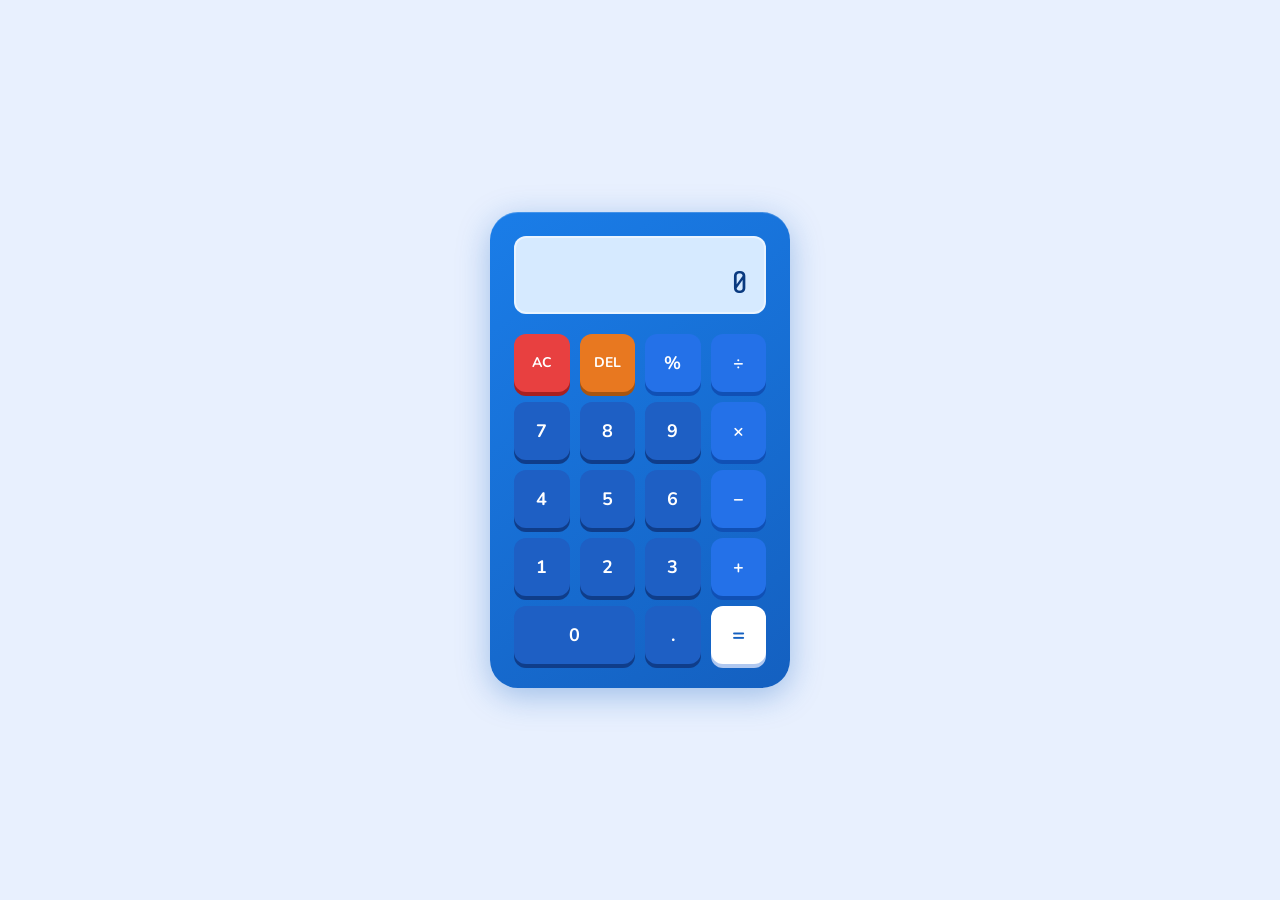
<file: calculator.html>
<!DOCTYPE html>
<html lang="en">
<head>
  <meta charset="UTF-8" />
  <meta name="viewport" content="width=device-width, initial-scale=1.0"/>
  <title>Blue Calculator</title>
  <link href="https://fonts.googleapis.com/css2?family=Share+Tech+Mono&family=Nunito:wght@400;700;900&display=swap" rel="stylesheet"/>
  <style>
    * { margin: 0; padding: 0; box-sizing: border-box; }

    body {
      min-height: 100vh;
      display: flex;
      justify-content: center;
      align-items: center;
      background: #e8f0fe;
      font-family: 'Nunito', sans-serif;
    }

    .calc {
      background: linear-gradient(145deg, #1a7de8, #1460c0);
      border-radius: 28px;
      padding: 24px;
      width: 300px;
      box-shadow: 0 8px 32px rgba(20,96,192,0.35), inset 0 1px 0 rgba(255,255,255,0.18);
    }

    .display-wrap {
      background: #d6eaff;
      border-radius: 12px;
      padding: 12px 16px 10px;
      margin-bottom: 20px;
      border: 2px solid rgba(255,255,255,0.5);
      min-height: 72px;
      display: flex;
      flex-direction: column;
      justify-content: space-between;
    }

    .display-expr {
      font-family: 'Share Tech Mono', monospace;
      font-size: 12px;
      color: #1460c0;
      min-height: 16px;
      text-align: right;
      opacity: 0.7;
      overflow: hidden;
      text-overflow: ellipsis;
      white-space: nowrap;
    }

    .display-main {
      font-family: 'Share Tech Mono', monospace;
      font-size: 32px;
      color: #0a3a80;
      text-align: right;
      overflow: hidden;
      text-overflow: ellipsis;
      white-space: nowrap;
      line-height: 1.1;
    }

    .btn-grid {
      display: grid;
      grid-template-columns: repeat(4, 1fr);
      gap: 10px;
    }

    .btn {
      font-family: 'Nunito', sans-serif;
      font-size: 18px;
      font-weight: 700;
      border: none;
      border-radius: 12px;
      height: 58px;
      cursor: pointer;
      transition: transform 0.08s, filter 0.08s;
      outline: none;
      display: flex;
      align-items: center;
      justify-content: center;
      user-select: none;
    }

    .btn:active { transform: scale(0.93); }

    .btn-num {
      background: #1e5fc4;
      color: #fff;
      box-shadow: 0 4px 0 #0f3d8a;
    }
    .btn-num:hover { filter: brightness(1.12); }

    .btn-op {
      background: #2471e8;
      color: #fff;
      box-shadow: 0 4px 0 #1050b5;
    }
    .btn-op:hover { filter: brightness(1.15); }

    .btn-eq {
      background: #fff;
      color: #1460c0;
      box-shadow: 0 4px 0 #b0c8f0;
      font-size: 22px;
    }
    .btn-eq:hover { filter: brightness(0.96); }

    .btn-clear {
      background: #e84040;
      color: #fff;
      box-shadow: 0 4px 0 #a82020;
      font-size: 14px;
    }
    .btn-clear:hover { filter: brightness(1.1); }

    .btn-del {
      background: #e87820;
      color: #fff;
      box-shadow: 0 4px 0 #a85510;
      font-size: 14px;
    }
    .btn-del:hover { filter: brightness(1.1); }

    .btn-zero { grid-column: span 2; }

    .btn-dot {
      background: #1e5fc4;
      color: #fff;
      box-shadow: 0 4px 0 #0f3d8a;
    }
  </style>
</head>
<body>

  <div class="calc">
    <div class="display-wrap">
      <div class="display-expr" id="expr"></div>
      <div class="display-main" id="display">0</div>
    </div>
    <div class="btn-grid">
      <button class="btn btn-clear" onclick="clearAll()">AC</button>
      <button class="btn btn-del"   onclick="deleteLast()">DEL</button>
      <button class="btn btn-op"    onclick="inputOp('%')">%</button>
      <button class="btn btn-op"    onclick="inputOp('÷')">÷</button>

      <button class="btn btn-num"   onclick="inputNum('7')">7</button>
      <button class="btn btn-num"   onclick="inputNum('8')">8</button>
      <button class="btn btn-num"   onclick="inputNum('9')">9</button>
      <button class="btn btn-op"    onclick="inputOp('×')">×</button>

      <button class="btn btn-num"   onclick="inputNum('4')">4</button>
      <button class="btn btn-num"   onclick="inputNum('5')">5</button>
      <button class="btn btn-num"   onclick="inputNum('6')">6</button>
      <button class="btn btn-op"    onclick="inputOp('−')">−</button>

      <button class="btn btn-num"   onclick="inputNum('1')">1</button>
      <button class="btn btn-num"   onclick="inputNum('2')">2</button>
      <button class="btn btn-num"   onclick="inputNum('3')">3</button>
      <button class="btn btn-op"    onclick="inputOp('+')">+</button>

      <button class="btn btn-num btn-zero" onclick="inputNum('0')">0</button>
      <button class="btn btn-dot"   onclick="inputDot()">.</button>
      <button class="btn btn-eq"    onclick="calculate()">=</button>
    </div>
  </div>

  <script>
    let current  = '0';
    let expression = '';
    let justCalc = false;

    const display = document.getElementById('display');
    const expr    = document.getElementById('expr');

    function update() {
      display.textContent = current.length > 12
        ? parseFloat(current).toExponential(4)
        : current;
      expr.textContent = expression;
    }

    function inputNum(n) {
      if (justCalc) { current = n; expression = ''; justCalc = false; }
      else if (current === '0' && n !== '.') current = n;
      else if (current.length < 14) current += n;
      update();
    }

    function inputDot() {
      if (justCalc) { current = '0.'; expression = ''; justCalc = false; }
      else if (!current.includes('.')) current += '.';
      update();
    }

    function inputOp(op) {
      justCalc = false;
      const ops = ['+', '−', '×', '÷', '%'];
      const last = expression.slice(-1);
      if (ops.includes(last)) {
        expression = expression.slice(0, -1) + op;
      } else {
        expression += current + op;
        current = '0';
      }
      update();
    }

    function clearAll() {
      current = '0'; expression = ''; justCalc = false;
      update();
    }

    function deleteLast() {
      if (justCalc) { clearAll(); return; }
      current = current.length > 1 ? current.slice(0, -1) : '0';
      update();
    }

    function calculate() {
      if (!expression) return;
      const full = expression + current;
      expr.textContent = full + '=';
      try {
        const safe = full
          .replace(/÷/g, '/')
          .replace(/×/g, '*')
          .replace(/−/g, '-')
          .replace(/(\d+(\.\d+)?)%/g, '($1/100)');
        let result = Function('"use strict"; return (' + safe + ')')();
        current = isFinite(result)
          ? String(parseFloat(result.toPrecision(12)))
          : 'Error';
      } catch(e) {
        current = 'Error';
      }
      expression = '';
      justCalc = true;
      display.textContent = current.length > 12
        ? parseFloat(current).toExponential(4)
        : current;
    }

    // Keyboard support
    document.addEventListener('keydown', e => {
      if (e.key >= '0' && e.key <= '9') inputNum(e.key);
      else if (e.key === '.') inputDot();
      else if (e.key === '+') inputOp('+');
      else if (e.key === '-') inputOp('−');
      else if (e.key === '*') inputOp('×');
      else if (e.key === '/') { e.preventDefault(); inputOp('÷'); }
      else if (e.key === '%') inputOp('%');
      else if (e.key === 'Enter' || e.key === '=') calculate();
      else if (e.key === 'Backspace') deleteLast();
      else if (e.key === 'Escape') clearAll();
    });
  </script>

</body>
</html>
</file>
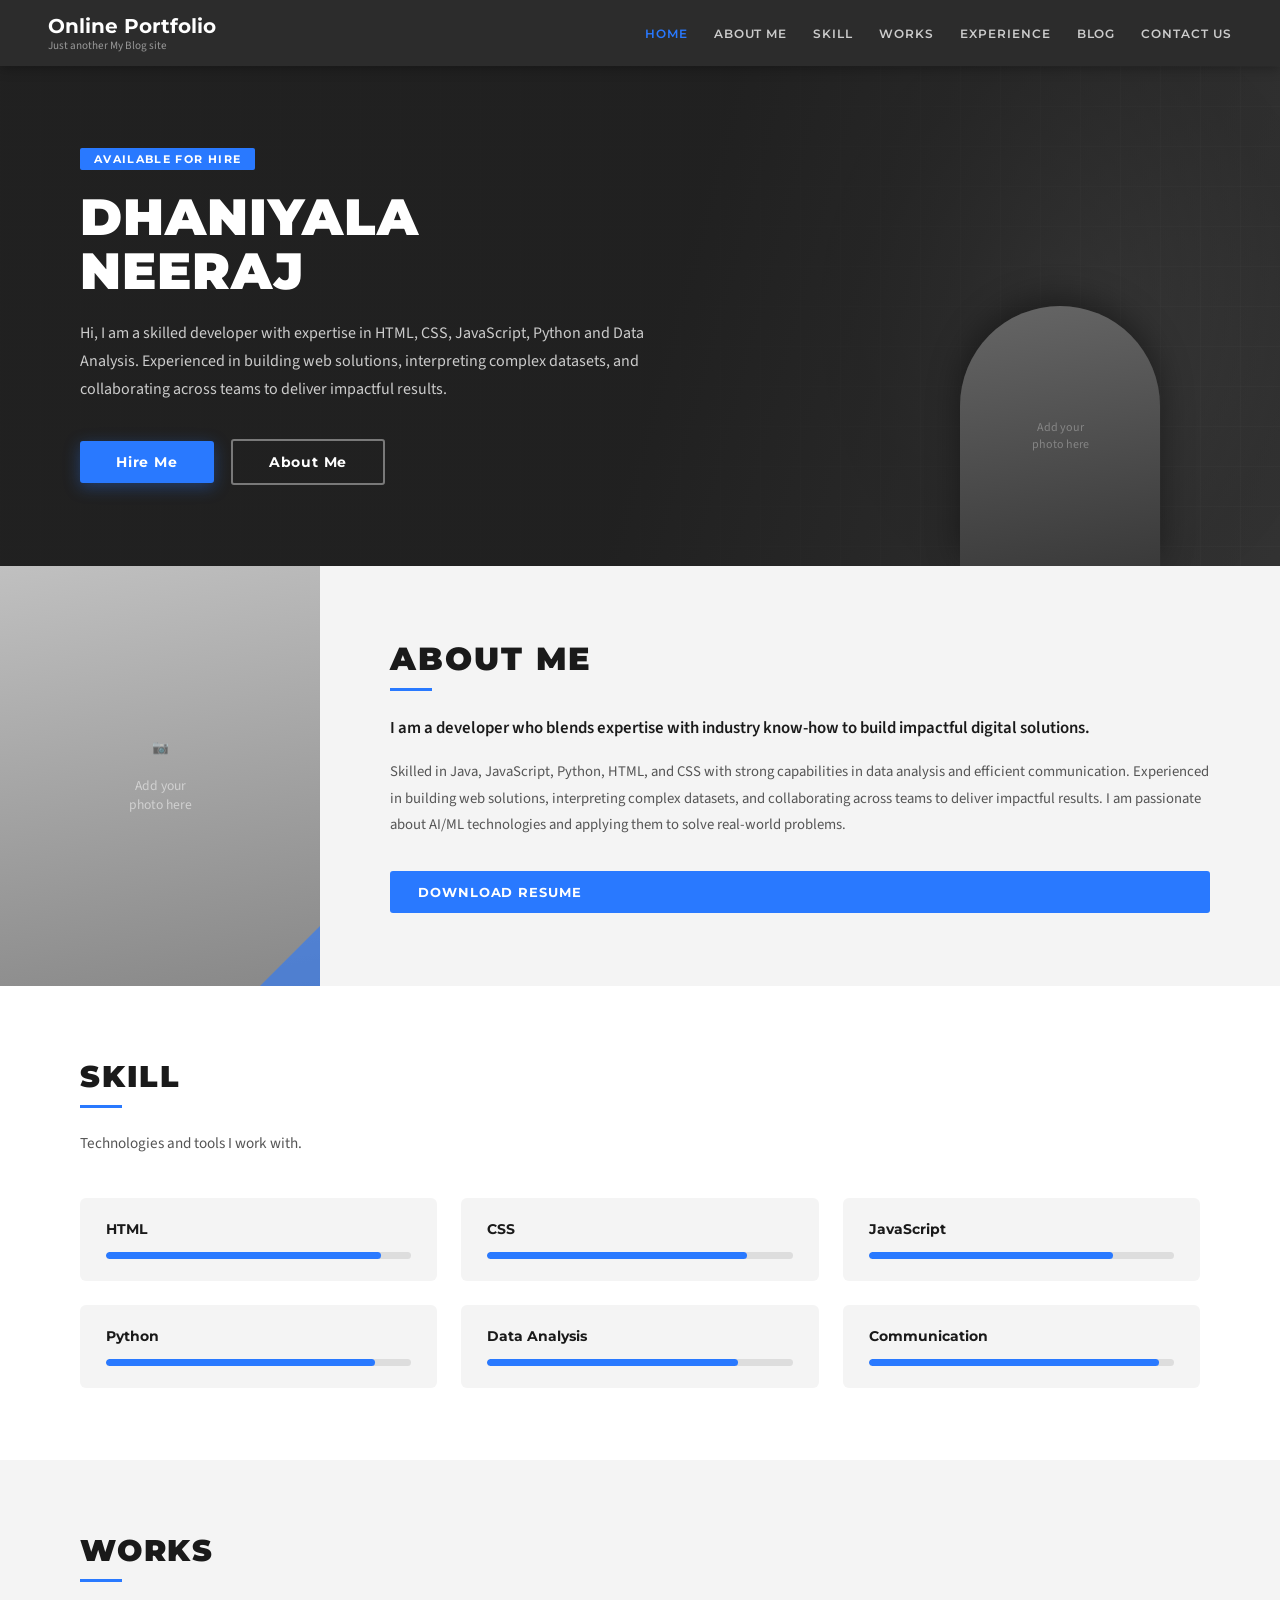
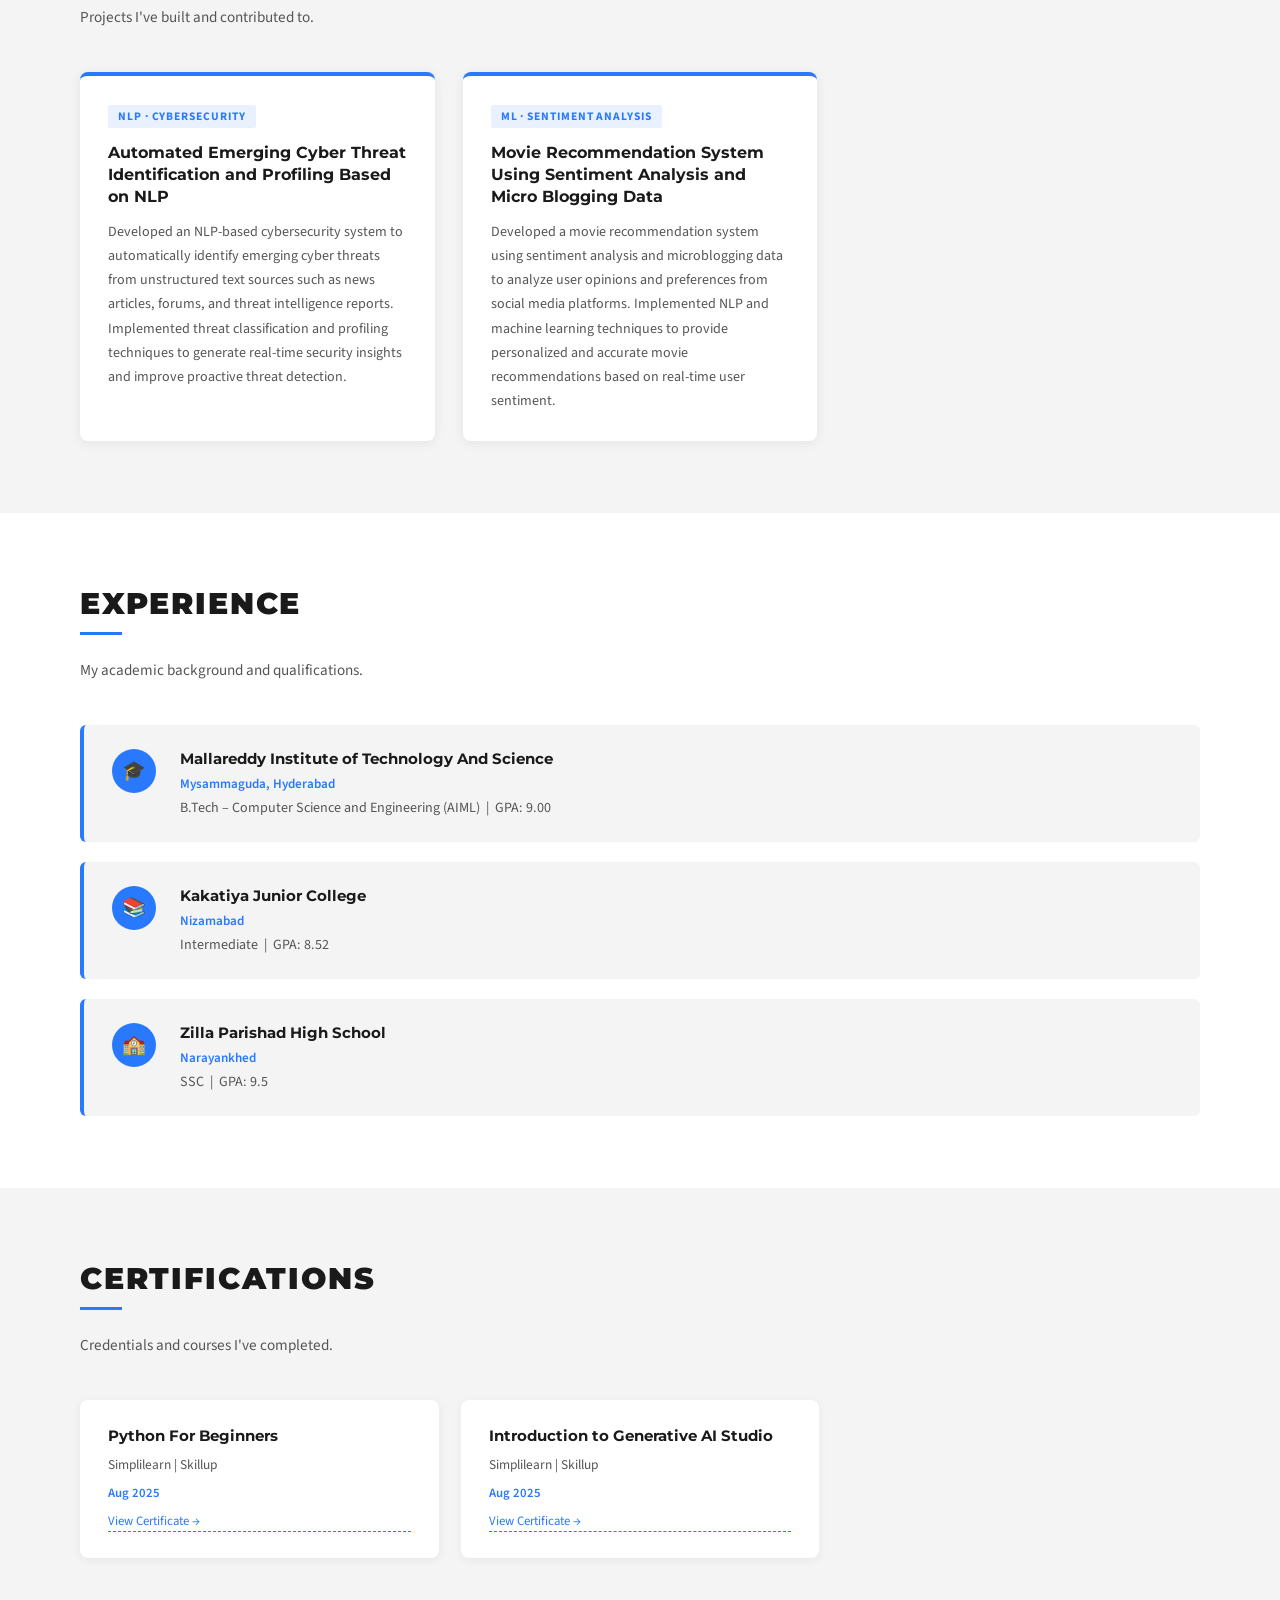
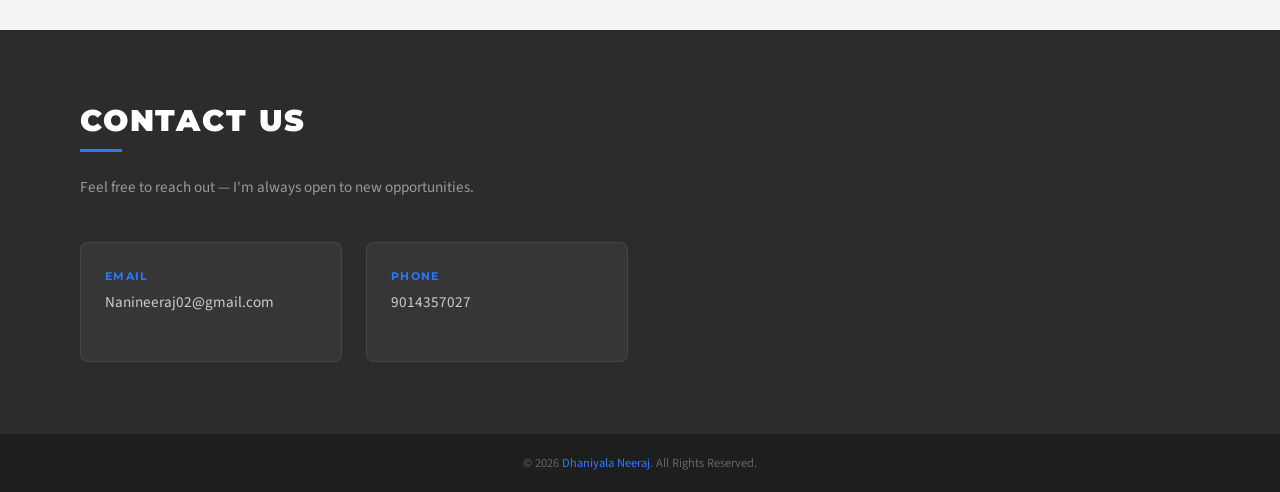
<file: portfolio.html>
<!DOCTYPE html>
<html lang="en">
<head>
<meta charset="UTF-8">
<meta name="viewport" content="width=device-width, initial-scale=1.0">
<title>Dhaniyala Neeraj – Online Portfolio</title>
<link href="https://fonts.googleapis.com/css2?family=Montserrat:wght@400;600;700;900&family=Source+Sans+3:wght@400;600&display=swap" rel="stylesheet">
<style>
  *, *::before, *::after { box-sizing: border-box; margin: 0; padding: 0; }

  :root {
    --blue: #2979ff;
    --blue-dark: #1a5fd4;
    --nav-bg: #2c2c2c;
    --hero-bg: #3d3d3d;
    --light-bg: #f4f4f4;
    --white: #ffffff;
    --text-dark: #1a1a1a;
    --text-gray: #555;
    --text-light: #888;
  }

  html { scroll-behavior: smooth; }
  body { font-family: 'Source Sans 3', sans-serif; color: var(--text-dark); overflow-x: hidden; }

  /* ─── NAVBAR ─── */
  nav {
    position: sticky; top: 0; z-index: 200;
    background: var(--nav-bg);
    display: flex; align-items: center; justify-content: space-between;
    padding: 0 48px; height: 66px;
    box-shadow: 0 2px 12px rgba(0,0,0,0.3);
  }
  .nav-brand h1 {
    font-family: 'Montserrat', sans-serif; font-weight: 700;
    font-size: 1.25rem; color: #fff; line-height: 1.2;
  }
  .nav-brand p { font-size: 0.7rem; color: #999; }
  .nav-links { display: flex; gap: 26px; list-style: none; }
  .nav-links a {
    color: #ccc; text-decoration: none;
    font-family: 'Montserrat', sans-serif; font-size: 0.75rem;
    font-weight: 600; letter-spacing: 0.08em;
    transition: color 0.2s;
  }
  .nav-links a:hover { color: var(--blue); }

  /* ─── HERO ─── */
  .hero {
    position: relative; overflow: hidden;
    background: var(--hero-bg);
    min-height: 500px;
    display: flex; align-items: center;
    padding: 70px 80px;
  }
  /* dark diagonal overlay */
  .hero::before {
    content: '';
    position: absolute; inset: 0;
    background: linear-gradient(105deg, rgba(30,30,30,0.92) 52%, rgba(30,30,30,0.35) 100%);
    z-index: 1;
  }
  /* subtle grid texture */
  .hero::after {
    content: '';
    position: absolute; inset: 0;
    background-image:
      linear-gradient(rgba(255,255,255,0.03) 1px, transparent 1px),
      linear-gradient(90deg, rgba(255,255,255,0.03) 1px, transparent 1px);
    background-size: 40px 40px;
    z-index: 0;
  }
  .hero-bg-shape {
    position: absolute; right: -60px; top: -60px;
    width: 520px; height: 620px;
    background: radial-gradient(ellipse at center, #555 0%, #3a3a3a 60%, transparent 100%);
    border-radius: 50%;
    opacity: 0.6;
    z-index: 0;
  }
  .hero-content {
    position: relative; z-index: 2;
    max-width: 580px;
  }
  .hero-tag {
    display: inline-block;
    background: var(--blue); color: #fff;
    font-family: 'Montserrat', sans-serif; font-size: 0.7rem;
    font-weight: 700; letter-spacing: 0.12em; text-transform: uppercase;
    padding: 4px 14px; border-radius: 2px; margin-bottom: 20px;
    animation: fadeUp 0.5s ease both;
  }
  .hero-content h2 {
    font-family: 'Montserrat', sans-serif; font-weight: 900;
    font-size: 3.2rem; color: #fff; letter-spacing: 0.02em;
    line-height: 1.05; margin-bottom: 22px;
    animation: fadeUp 0.65s ease both;
  }
  .hero-content p {
    color: #ccc; font-size: 1rem; line-height: 1.75;
    margin-bottom: 36px;
    animation: fadeUp 0.8s ease both;
  }
  .btn {
    display: inline-block; text-decoration: none;
    font-family: 'Montserrat', sans-serif; font-weight: 700;
    font-size: 0.85rem; letter-spacing: 0.06em;
    padding: 13px 36px; border-radius: 3px; border: none; cursor: pointer;
    transition: background 0.2s, transform 0.15s, box-shadow 0.2s;
  }
  .btn-primary {
    background: var(--blue); color: #fff;
    box-shadow: 0 4px 16px rgba(41,121,255,0.35);
    animation: fadeUp 0.95s ease both;
  }
  .btn-primary:hover {
    background: var(--blue-dark); transform: translateY(-2px);
    box-shadow: 0 6px 20px rgba(41,121,255,0.45);
  }
  .btn-outline {
    background: transparent; color: #fff;
    border: 2px solid rgba(255,255,255,0.4);
    margin-left: 14px;
    animation: fadeUp 1.05s ease both;
  }
  .btn-outline:hover { border-color: #fff; transform: translateY(-2px); }

  /* floating avatar bubble */
  .hero-avatar {
    position: absolute; right: 120px; bottom: 0; z-index: 2;
    width: 200px; height: 260px;
    background: linear-gradient(170deg, #666 0%, #3a3a3a 100%);
    border-radius: 100px 100px 0 0;
    display: flex; align-items: center; justify-content: center;
    overflow: hidden;
    box-shadow: 0 -8px 32px rgba(0,0,0,0.4);
    animation: riseUp 1s ease both;
  }
  .hero-avatar span {
    color: rgba(255,255,255,0.3); font-size: 0.75rem; text-align: center; padding: 16px;
  }

  /* ─── ABOUT ─── */
  .about {
    display: grid; grid-template-columns: 320px 1fr;
    gap: 0; background: var(--light-bg); min-height: 420px;
  }
  .about-img {
    background: linear-gradient(170deg, #c0c0c0 0%, #888 100%);
    display: flex; align-items: center; justify-content: center;
    color: rgba(255,255,255,0.5); font-size: 0.85rem; text-align: center;
    padding: 24px; position: relative; overflow: hidden;
  }
  .about-img::after {
    content: ''; position: absolute; bottom: 0; right: 0;
    width: 60px; height: 60px;
    background: var(--blue); opacity: 0.6;
    clip-path: polygon(100% 0, 100% 100%, 0 100%);
  }
  .about-text {
    padding: 64px 70px;
    display: flex; flex-direction: column; justify-content: center;
  }
  .about-text h2 {
    font-family: 'Montserrat', sans-serif; font-weight: 900;
    font-size: 2rem; letter-spacing: 0.06em; color: var(--text-dark);
    margin-bottom: 10px;
  }
  .rule { width: 42px; height: 3px; background: var(--blue); margin-bottom: 24px; }
  .about-text .lead {
    font-size: 1.05rem; font-weight: 600; color: var(--text-dark);
    line-height: 1.55; margin-bottom: 18px;
  }
  .about-text p {
    color: var(--text-gray); font-size: 0.92rem; line-height: 1.8; margin-bottom: 32px;
  }
  .btn-blue {
    background: var(--blue); color: #fff;
    font-family: 'Montserrat', sans-serif; font-weight: 700;
    font-size: 0.82rem; letter-spacing: 0.07em;
    padding: 13px 28px; border: none; border-radius: 3px; cursor: pointer;
    text-decoration: none; display: inline-block;
    transition: background 0.2s, transform 0.15s;
  }
  .btn-blue:hover { background: var(--blue-dark); transform: translateY(-2px); }

  /* ─── SECTION COMMONS ─── */
  section.padded { padding: 72px 80px; }
  .section-header { margin-bottom: 44px; }
  .section-header h2 {
    font-family: 'Montserrat', sans-serif; font-weight: 900;
    font-size: 1.9rem; letter-spacing: 0.06em; color: var(--text-dark);
    margin-bottom: 10px;
  }
  .section-header p { color: var(--text-gray); font-size: 0.95rem; max-width: 560px; }

  /* ─── SKILLS ─── */
  #skills { background: var(--white); }
  .skills-grid {
    display: grid; grid-template-columns: repeat(auto-fill, minmax(280px, 1fr)); gap: 24px;
  }
  .skill-card {
    background: var(--light-bg); border-radius: 6px; padding: 22px 26px;
    transition: transform 0.2s, box-shadow 0.2s;
  }
  .skill-card:hover { transform: translateY(-3px); box-shadow: 0 8px 24px rgba(0,0,0,0.08); }
  .skill-card h4 {
    font-family: 'Montserrat', sans-serif; font-weight: 700;
    font-size: 0.88rem; color: var(--text-dark); margin-bottom: 14px;
  }
  .bar-bg { background: #ddd; border-radius: 4px; height: 7px; overflow: hidden; }
  .bar { height: 100%; background: var(--blue); border-radius: 4px;
         transition: width 1.2s cubic-bezier(.4,0,.2,1); }

  /* ─── PROJECTS ─── */
  #projects { background: var(--light-bg); }
  .projects-grid { display: grid; grid-template-columns: repeat(auto-fill, minmax(340px, 1fr)); gap: 28px; }
  .project-card {
    background: var(--white); border-radius: 8px; overflow: hidden;
    box-shadow: 0 2px 12px rgba(0,0,0,0.07);
    transition: transform 0.2s, box-shadow 0.2s;
    border-top: 4px solid var(--blue);
  }
  .project-card:hover { transform: translateY(-4px); box-shadow: 0 10px 28px rgba(0,0,0,0.12); }
  .project-card-body { padding: 28px; }
  .project-tag {
    background: rgba(41,121,255,0.1); color: var(--blue);
    font-size: 0.72rem; font-weight: 700; letter-spacing: 0.08em;
    text-transform: uppercase; padding: 3px 10px; border-radius: 2px;
    display: inline-block; margin-bottom: 14px;
  }
  .project-card h3 {
    font-family: 'Montserrat', sans-serif; font-weight: 700;
    font-size: 0.98rem; color: var(--text-dark); margin-bottom: 12px;
    line-height: 1.4;
  }
  .project-card p { color: var(--text-gray); font-size: 0.88rem; line-height: 1.72; }

  /* ─── EDUCATION ─── */
  #education { background: var(--white); }
  .edu-list { display: flex; flex-direction: column; gap: 20px; }
  .edu-card {
    display: flex; gap: 24px; align-items: flex-start;
    background: var(--light-bg); border-radius: 6px; padding: 24px 28px;
    border-left: 4px solid var(--blue);
    transition: transform 0.2s;
  }
  .edu-card:hover { transform: translateX(4px); }
  .edu-icon {
    width: 44px; height: 44px; border-radius: 50%;
    background: var(--blue); color: #fff;
    display: flex; align-items: center; justify-content: center;
    font-size: 1.2rem; flex-shrink: 0;
  }
  .edu-info h4 {
    font-family: 'Montserrat', sans-serif; font-weight: 700;
    font-size: 0.95rem; color: var(--text-dark); margin-bottom: 4px;
  }
  .edu-info span { color: var(--blue); font-size: 0.82rem; font-weight: 600; }
  .edu-info p { color: var(--text-gray); font-size: 0.88rem; margin-top: 4px; }

  /* ─── CERTIFICATIONS ─── */
  #certifications { background: var(--light-bg); }
  .cert-grid { display: grid; grid-template-columns: repeat(auto-fill, minmax(300px, 1fr)); gap: 22px; }
  .cert-card {
    background: var(--white); border-radius: 8px; padding: 26px 28px;
    box-shadow: 0 2px 10px rgba(0,0,0,0.06);
    display: flex; flex-direction: column; gap: 10px;
    transition: transform 0.2s, box-shadow 0.2s;
  }
  .cert-card:hover { transform: translateY(-3px); box-shadow: 0 8px 22px rgba(0,0,0,0.1); }
  .cert-card h4 {
    font-family: 'Montserrat', sans-serif; font-weight: 700;
    font-size: 0.95rem; color: var(--text-dark);
  }
  .cert-card .issuer { color: var(--text-gray); font-size: 0.84rem; }
  .cert-card .date { color: var(--blue); font-size: 0.8rem; font-weight: 600; }
  .cert-card a {
    color: var(--blue); font-size: 0.8rem; word-break: break-all;
    text-decoration: none; border-bottom: 1px dashed var(--blue);
    padding-bottom: 1px;
  }
  .cert-card a:hover { color: var(--blue-dark); }

  /* ─── CONTACT ─── */
  #contact { background: var(--nav-bg); padding: 72px 80px; }
  #contact .section-header h2 { color: #fff; }
  #contact .section-header p { color: #999; }
  .contact-grid { display: grid; grid-template-columns: repeat(auto-fill, minmax(220px, 1fr)); gap: 24px; }
  .contact-item {
    background: rgba(255,255,255,0.05); border-radius: 8px; padding: 26px 24px;
    border: 1px solid rgba(255,255,255,0.08);
    transition: background 0.2s;
  }
  .contact-item:hover { background: rgba(41,121,255,0.12); }
  .contact-item .label {
    font-family: 'Montserrat', sans-serif; font-size: 0.7rem;
    font-weight: 700; letter-spacing: 0.12em; color: var(--blue);
    text-transform: uppercase; margin-bottom: 8px;
  }
  .contact-item .value { color: #ccc; font-size: 0.95rem; word-break: break-all; }

  /* ─── FOOTER ─── */
  footer {
    background: #1e1e1e; text-align: center;
    padding: 20px; color: #666; font-size: 0.78rem;
  }
  footer span { color: var(--blue); }

  /* ─── ANIMATIONS ─── */
  @keyframes fadeUp {
    from { opacity: 0; transform: translateY(28px); }
    to   { opacity: 1; transform: translateY(0); }
  }
  @keyframes riseUp {
    from { opacity: 0; transform: translateY(60px); }
    to   { opacity: 1; transform: translateY(0); }
  }

  /* Intersection Observer targets */
  .reveal { opacity: 0; transform: translateY(30px); transition: opacity 0.6s ease, transform 0.6s ease; }
  .reveal.visible { opacity: 1; transform: translateY(0); }

  /* ─── RESPONSIVE ─── */
  @media (max-width: 900px) {
    nav { padding: 0 20px; }
    .nav-links { display: none; }
    .hero { padding: 50px 24px; min-height: auto; }
    .hero-content h2 { font-size: 2rem; }
    .hero-avatar { display: none; }
    .about { grid-template-columns: 1fr; }
    .about-img { height: 220px; }
    .about-text { padding: 40px 24px; }
    section.padded { padding: 50px 24px; }
    #contact { padding: 50px 24px; }
  }
</style>
</head>
<body>

<!-- NAVBAR -->
<nav>
  <div class="nav-brand">
    <h1>Online Portfolio</h1>
    <p>Just another My Blog site</p>
  </div>
  <ul class="nav-links">
    <li><a href="#home">HOME</a></li>
    <li><a href="#about">ABOUT ME</a></li>
    <li><a href="#skills">SKILL</a></li>
    <li><a href="#projects">WORKS</a></li>
    <li><a href="#education">EXPERIENCE</a></li>
    <li><a href="#certifications">BLOG</a></li>
    <li><a href="#contact">CONTACT US</a></li>
  </ul>
</nav>

<!-- HERO -->
<section class="hero" id="home">
  <div class="hero-bg-shape"></div>
  <div class="hero-content">
    <div class="hero-tag">Available for Hire</div>
    <h2>DHANIYALA<br>NEERAJ</h2>
    <p>Hi, I am a skilled developer with expertise in HTML, CSS, JavaScript, Python and Data Analysis. Experienced in building web solutions, interpreting complex datasets, and collaborating across teams to deliver impactful results.</p>
    <a href="#contact" class="btn btn-primary">Hire Me</a>
    <a href="#about" class="btn btn-outline">About Me</a>
  </div>
  <div class="hero-avatar">
    <span>Add your<br>photo here</span>
  </div>
</section>

<!-- ABOUT ME -->
<section class="about" id="about">
  <div class="about-img">
    📷<br><br>Add your<br>photo here
  </div>
  <div class="about-text">
    <h2>ABOUT ME</h2>
    <div class="rule"></div>
    <p class="lead">I am a developer who blends expertise with industry know-how to build impactful digital solutions.</p>
    <p>Skilled in Java, JavaScript, Python, HTML, and CSS with strong capabilities in data analysis and efficient communication. Experienced in building web solutions, interpreting complex datasets, and collaborating across teams to deliver impactful results. I am passionate about AI/ML technologies and applying them to solve real-world problems.</p>
    <a href="Neeraj_resume.pdf" class="btn-blue" download>DOWNLOAD RESUME</a>
  </div>
</section>

<!-- SKILLS -->
<section class="padded" id="skills">
  <div class="section-header reveal">
    <h2>SKILL</h2>
    <div class="rule"></div>
    <p>Technologies and tools I work with.</p>
  </div>
  <div class="skills-grid">
    <div class="skill-card reveal">
      <h4>HTML</h4>
      <div class="bar-bg"><div class="bar" data-width="90" style="width:0%"></div></div>
    </div>
    <div class="skill-card reveal">
      <h4>CSS</h4>
      <div class="bar-bg"><div class="bar" data-width="85" style="width:0%"></div></div>
    </div>
    <div class="skill-card reveal">
      <h4>JavaScript</h4>
      <div class="bar-bg"><div class="bar" data-width="80" style="width:0%"></div></div>
    </div>
    <div class="skill-card reveal">
      <h4>Python</h4>
      <div class="bar-bg"><div class="bar" data-width="88" style="width:0%"></div></div>
    </div>
    <div class="skill-card reveal">
      <h4>Data Analysis</h4>
      <div class="bar-bg"><div class="bar" data-width="82" style="width:0%"></div></div>
    </div>
    <div class="skill-card reveal">
      <h4>Communication</h4>
      <div class="bar-bg"><div class="bar" data-width="95" style="width:0%"></div></div>
    </div>
  </div>
</section>

<!-- PROJECTS -->
<section class="padded" id="projects">
  <div class="section-header reveal">
    <h2>WORKS</h2>
    <div class="rule"></div>
    <p>Projects I've built and contributed to.</p>
  </div>
  <div class="projects-grid">
    <div class="project-card reveal">
      <div class="project-card-body">
        <span class="project-tag">NLP · Cybersecurity</span>
        <h3>Automated Emerging Cyber Threat Identification and Profiling Based on NLP</h3>
        <p>Developed an NLP-based cybersecurity system to automatically identify emerging cyber threats from unstructured text sources such as news articles, forums, and threat intelligence reports. Implemented threat classification and profiling techniques to generate real-time security insights and improve proactive threat detection.</p>
      </div>
    </div>
    <div class="project-card reveal">
      <div class="project-card-body">
        <span class="project-tag">ML · Sentiment Analysis</span>
        <h3>Movie Recommendation System Using Sentiment Analysis and Micro Blogging Data</h3>
        <p>Developed a movie recommendation system using sentiment analysis and microblogging data to analyze user opinions and preferences from social media platforms. Implemented NLP and machine learning techniques to provide personalized and accurate movie recommendations based on real-time user sentiment.</p>
      </div>
    </div>
  </div>
</section>

<!-- EDUCATION -->
<section class="padded" id="education">
  <div class="section-header reveal">
    <h2>EXPERIENCE</h2>
    <div class="rule"></div>
    <p>My academic background and qualifications.</p>
  </div>
  <div class="edu-list">
    <div class="edu-card reveal">
      <div class="edu-icon">🎓</div>
      <div class="edu-info">
        <h4>Mallareddy Institute of Technology And Science</h4>
        <span>Mysammaguda, Hyderabad</span>
        <p>B.Tech – Computer Science and Engineering (AIML) &nbsp;|&nbsp; GPA: 9.00</p>
      </div>
    </div>
    <div class="edu-card reveal">
      <div class="edu-icon">📚</div>
      <div class="edu-info">
        <h4>Kakatiya Junior College</h4>
        <span>Nizamabad</span>
        <p>Intermediate &nbsp;|&nbsp; GPA: 8.52</p>
      </div>
    </div>
    <div class="edu-card reveal">
      <div class="edu-icon">🏫</div>
      <div class="edu-info">
        <h4>Zilla Parishad High School</h4>
        <span>Narayankhed</span>
        <p>SSC &nbsp;|&nbsp; GPA: 9.5</p>
      </div>
    </div>
  </div>
</section>

<!-- CERTIFICATIONS -->
<section class="padded" id="certifications">
  <div class="section-header reveal">
    <h2>CERTIFICATIONS</h2>
    <div class="rule"></div>
    <p>Credentials and courses I've completed.</p>
  </div>
  <div class="cert-grid">
    <div class="cert-card reveal">
      <h4>Python For Beginners</h4>
      <div class="issuer">Simplilearn | Skillup</div>
      <div class="date">Aug 2025</div>
      <a href="https://drive.google.com/file/d/10j7Q85fd7Yzz34ud0u6C_gd0ss796ueb/view?usp=drivesdkn" target="_blank">View Certificate →</a>
    </div>
    <div class="cert-card reveal">
      <h4>Introduction to Generative AI Studio</h4>
      <div class="issuer">Simplilearn | Skillup</div>
      <div class="date">Aug 2025</div>
      <a href="https://drive.google.com/file/d/13206bTTtBqGYvbjoItX_h_-PvsFcQiQy/view?usp=drivesdk" target="_blank">View Certificate →</a>
    </div>
  </div>
</section>

<!-- CONTACT -->
<section id="contact">
  <div class="section-header reveal">
    <h2>CONTACT US</h2>
    <div class="rule"></div>
    <p>Feel free to reach out — I'm always open to new opportunities.</p>
  </div>
  <div class="contact-grid">
    <div class="contact-item reveal">
      <div class="label">Email</div>
      <div class="value">Nanineeraj02@gmail.com</div>
    </div>
    <div class="contact-item reveal">
      <div class="label">Phone</div>
      <div class="value">9014357027</div>
    </div>
    <div class="contact-item reveal">
      <div class="label">Location</div>
      <div class="value">H.no:2-47, Sanjivanraopet,<br>Sangareddy dist, Telangana</div>
    </div>
    <div class="contact-item reveal">
      <div class="label">Languages</div>
      <div class="value">Hindi &nbsp;·&nbsp; English</div>
    </div>
  </div>
</section>

<!-- FOOTER -->
<footer>
  <p>© 2026 <span>Dhaniyala Neeraj</span>. All Rights Reserved.</p>
</footer>

<script>
  // Scroll reveal
  const reveals = document.querySelectorAll('.reveal');
  const observer = new IntersectionObserver((entries) => {
    entries.forEach((entry, i) => {
      if (entry.isIntersecting) {
        setTimeout(() => entry.target.classList.add('visible'), i * 80);
        observer.unobserve(entry.target);
      }
    });
  }, { threshold: 0.12 });
  reveals.forEach(el => observer.observe(el));

  // Skill bars animate on reveal
  const barObserver = new IntersectionObserver((entries) => {
    entries.forEach(entry => {
      if (entry.isIntersecting) {
        const bars = entry.target.querySelectorAll('.bar');
        bars.forEach(bar => {
          bar.style.width = bar.dataset.width + '%';
        });
        barObserver.unobserve(entry.target);
      }
    });
  }, { threshold: 0.3 });
  document.querySelectorAll('.skills-grid').forEach(el => barObserver.observe(el));

  // Smooth nav active highlight
  const sections = document.querySelectorAll('section[id]');
  const navLinks = document.querySelectorAll('.nav-links a');
  window.addEventListener('scroll', () => {
    let current = '';
    sections.forEach(s => {
      if (window.scrollY >= s.offsetTop - 100) current = s.id;
    });
    navLinks.forEach(a => {
      a.style.color = a.getAttribute('href') === '#' + current ? '#2979ff' : '';
    });
  });
</script>
</body>
</html>
</file>
